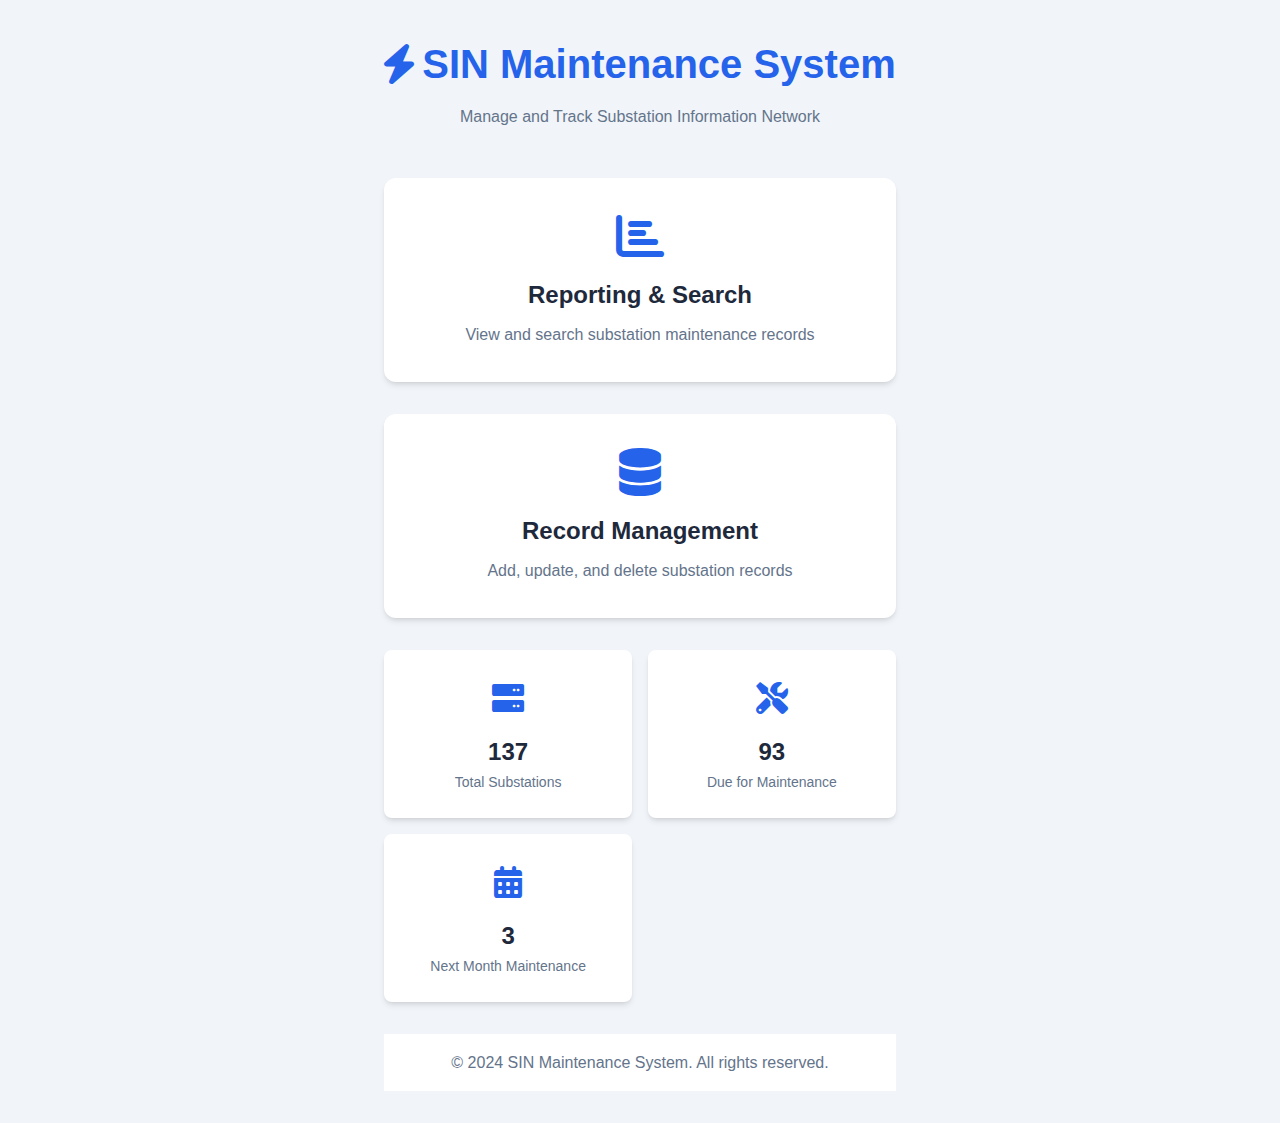
<file: index.html>
<!DOCTYPE html>
<html lang="en">
  <head>
    <meta charset="UTF-8" />
    <meta name="viewport" content="width=device-width, initial-scale=1.0" />
    <title>SIN Maintenance System - Home</title>
    <link
      rel="stylesheet"
      href="https://cdnjs.cloudflare.com/ajax/libs/font-awesome/6.0.0/css/all.min.css"
    />
    <style>
      /* Reset and Base Styles */
      * {
        margin: 0;
        padding: 0;
        box-sizing: border-box;
      }

      :root {
        --primary-color: #2563eb;
        --primary-dark: #1d4ed8;
        --background-color: #f1f5f9;
        --card-background: #ffffff;
        --text-primary: #1e293b;
        --text-secondary: #64748b;
        --shadow: 0 4px 6px -1px rgba(0, 0, 0, 0.1),
          0 2px 4px -2px rgba(0, 0, 0, 0.1);
      }

      body {
        font-family: "Inter", -apple-system, BlinkMacSystemFont, "Segoe UI",
          Roboto, Oxygen, Ubuntu, Cantarell, sans-serif;
        background-color: var(--background-color);
        color: var(--text-primary);
        line-height: 1.6;
        min-height: 100vh;
        display: flex;
        flex-direction: column;
      }

      .container {
        max-width: 1200px;
        margin: 0 auto;
        padding: 2rem;
        flex-grow: 1;
      }

      .header {
        text-align: center;
        margin-bottom: 3rem;
      }

      .header h1 {
        color: var(--primary-color);
        font-size: 2.5rem;
        margin-bottom: 0.5rem;
        display: flex;
        justify-content: center;
        align-items: center;
        gap: 0.5rem;
      }

      .header p {
        color: var(--text-secondary);
      }

      .navigation-grid {
        display: grid;
        grid-template-columns: repeat(auto-fit, minmax(250px, 1fr));
        gap: 2rem;
      }

      .nav-card {
        background-color: var(--card-background);
        border-radius: 0.75rem;
        padding: 2rem;
        text-align: center;
        box-shadow: var(--shadow);
        transition: transform 0.3s ease, box-shadow 0.3s ease;
        text-decoration: none;
        color: var(--text-primary);
        border: 2px solid transparent;
      }

      .nav-card:hover {
        transform: translateY(-10px);
        border-color: var(--primary-color);
        box-shadow: 0 10px 15px -3px rgba(0, 0, 0, 0.1),
          0 4px 6px -2px rgba(0, 0, 0, 0.05);
      }

      .nav-card i {
        font-size: 3rem;
        color: var(--primary-color);
        margin-bottom: 1rem;
      }

      .nav-card h2 {
        margin-bottom: 0.5rem;
        font-size: 1.5rem;
      }

      .nav-card p {
        color: var(--text-secondary);
      }

      .footer {
        text-align: center;
        padding: 1rem;
        background-color: var(--card-background);
        color: var(--text-secondary);
        margin-top: 2rem;
      }

      @media (max-width: 768px) {
        .navigation-grid {
          grid-template-columns: 1fr;
        }
      }

      /* Quick Stats Section */
      .quick-stats {
        display: grid;
        grid-template-columns: repeat(auto-fit, minmax(200px, 1fr));
        gap: 1rem;
        margin-top: 2rem;
      }

      .stat-card {
        background-color: var(--card-background);
        border-radius: 0.5rem;
        padding: 1.5rem;
        text-align: center;
        box-shadow: var(--shadow);
      }

      .stat-card .stat-icon {
        font-size: 2rem;
        color: var(--primary-color);
        margin-bottom: 0.5rem;
      }

      .stat-card .stat-value {
        font-size: 1.5rem;
        font-weight: bold;
        color: var(--text-primary);
      }

      .stat-card .stat-label {
        color: var(--text-secondary);
        font-size: 0.875rem;
      }
    </style>
  </head>
  <body>
    <div class="container">
      <header class="header">
        <h1><i class="fas fa-bolt"></i> SIN Maintenance System</h1>
        <p>Manage and Track Substation Information Network</p>
      </header>

      <div class="navigation-grid">
        <a href="reporting.html" class="nav-card" id="reporting-link">
          <i class="fas fa-chart-bar"></i>
          <h2>Reporting & Search</h2>
          <p>View and search substation maintenance records</p>
        </a>

        <a
          href="record-management.html"
          class="nav-card"
          id="record-management-link"
        >
          <i class="fas fa-database"></i>
          <h2>Record Management</h2>
          <p>Add, update, and delete substation records</p>
        </a>
      </div>

      <div class="quick-stats">
        <div class="stat-card">
          <div class="stat-icon"><i class="fas fa-server"></i></div>
          <div class="stat-value" id="total-substations">0</div>
          <div class="stat-label">Total Substations</div>
        </div>
        <div class="stat-card">
          <div class="stat-icon"><i class="fas fa-tools"></i></div>
          <div class="stat-value" id="maintenance-due">0</div>
          <div class="stat-label">Due for Maintenance</div>
        </div>
        <div class="stat-card">
          <div class="stat-icon"><i class="fas fa-calendar-alt"></i></div>
          <div class="stat-value" id="next-month-maintenance">0</div>
          <div class="stat-label">Next Month Maintenance</div>
        </div>
      </div>

      <footer class="footer">
        <p>&copy; 2024 SIN Maintenance System. All rights reserved.</p>
      </footer>
    </div>

    <script>
      // Function to fetch quick stats from the JSON data
      async function fetchQuickStats() {
        try {
          const response = await fetch("updated_data.json");
          const data = await response.json();

          // Total substations
          document.getElementById("total-substations").textContent =
            data.length;

          // Calculate maintenance due
          const today = new Date();
          const threeYearsInMs = 3 * 365 * 24 * 60 * 60 * 1000;

          const dueMaintenance = data.filter((item) => {
            const lastMaintenance = item.LastMaintenanceDate
              ? new Date(item.LastMaintenanceDate)
              : null;
            if (!lastMaintenance) return true;
            const nextDueDate = new Date(
              lastMaintenance.getTime() + threeYearsInMs
            );
            return today >= nextDueDate;
          });

          // Next month maintenance
          const nextMonthEnd = new Date(
            today.getFullYear(),
            today.getMonth() + 2,
            0
          );
          const nextMonthMaintenance = data.filter((item) => {
            const lastMaintenance = item.LastMaintenanceDate
              ? new Date(item.LastMaintenanceDate)
              : null;
            if (!lastMaintenance) return false;
            const nextDueDate = new Date(
              lastMaintenance.getTime() + threeYearsInMs
            );
            return nextDueDate > today && nextDueDate <= nextMonthEnd;
          });

          document.getElementById("maintenance-due").textContent =
            dueMaintenance.length;
          document.getElementById("next-month-maintenance").textContent =
            nextMonthMaintenance.length;
        } catch (error) {
          console.error("Error fetching quick stats:", error);
        }
      }

      // Fetch stats when page loads
      document.addEventListener("DOMContentLoaded", fetchQuickStats);
    </script>
  </body>
</html>
</file>
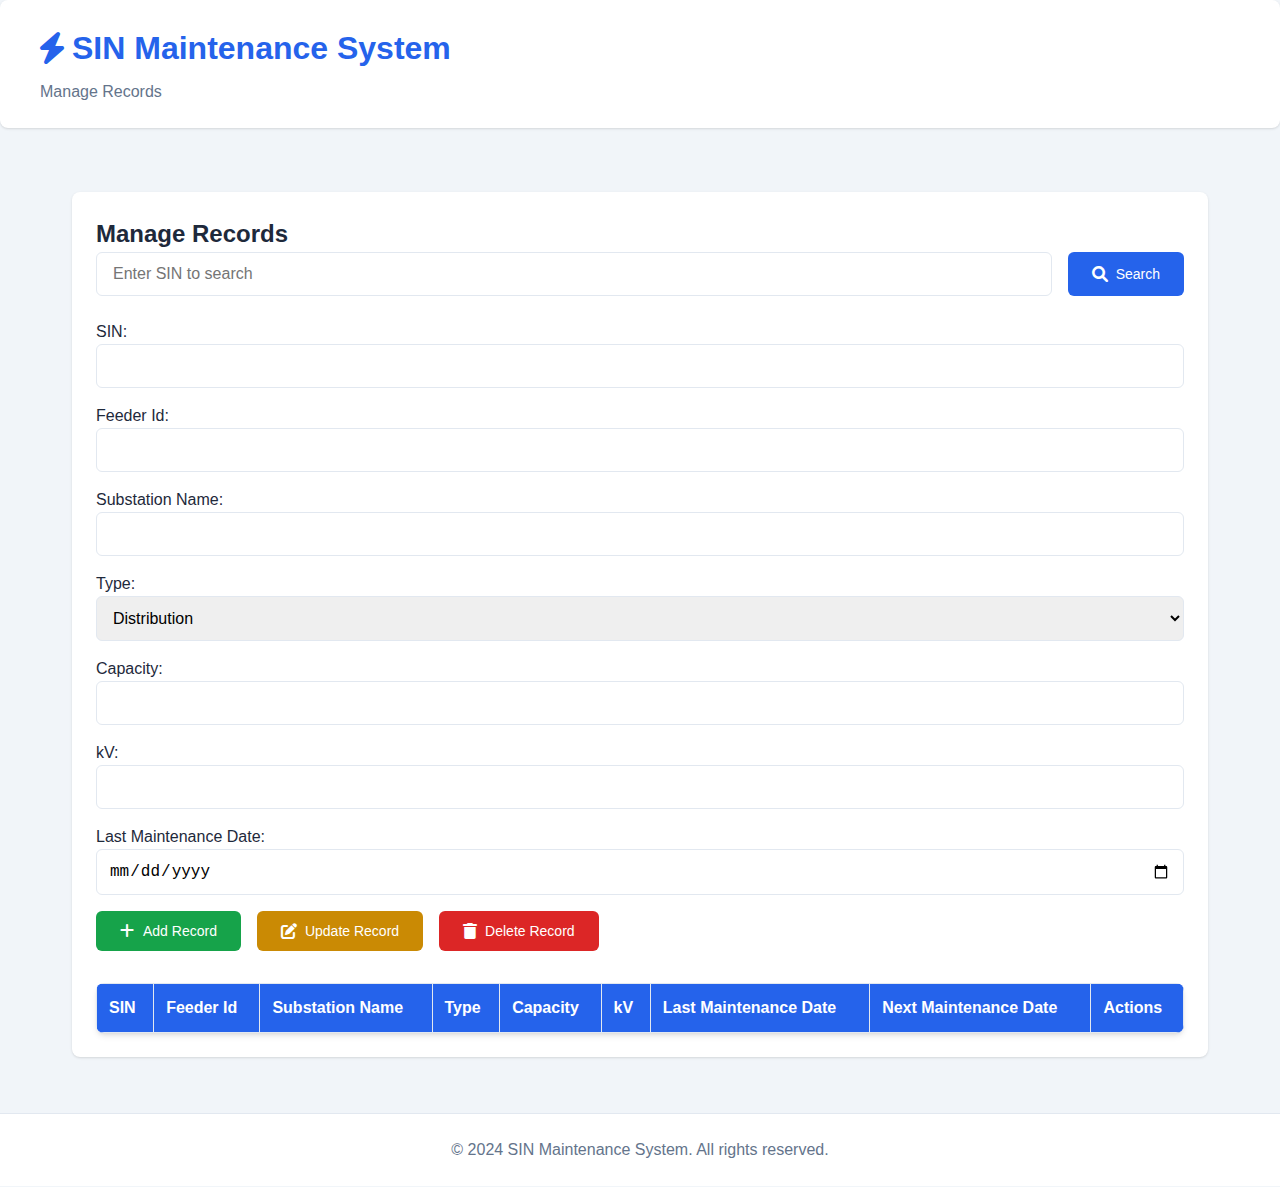
<file: record-management.html>
<!DOCTYPE html>
<html lang="en">
  <head>
    <meta charset="UTF-8" />
    <meta name="viewport" content="width=device-width, initial-scale=1.0" />
    <title>Manage Records - SIN Maintenance System</title>
    <link
      rel="stylesheet"
      href="https://cdnjs.cloudflare.com/ajax/libs/font-awesome/6.0.0/css/all.min.css"
    />
    <link rel="stylesheet" href="record-management-styles.css" />
  </head>
  <body>
    <div class="app-container">
      <header class="app-header">
        <div class="header-content">
          <h1><i class="fas fa-bolt"></i> SIN Maintenance System</h1>
          <p class="subtitle">Manage Records</p>
        </div>
      </header>

      <main class="main-content">
        <div class="card manage-section">
          <h2>Manage Records</h2>

          <!-- Search by SIN -->
          <div class="search-section">
            <input
              type="text"
              id="search-sin"
              placeholder="Enter SIN to search"
              class="search-input"
            />
            <button id="search-btn" class="btn btn-primary">
              <i class="fas fa-search"></i> Search
            </button>
          </div>

          <!-- Form to Add/Update Record -->
          <form id="record-form" class="record-form">
            <input type="hidden" id="record-id" />
            <div class="form-group">
              <label for="sin">SIN:</label>
              <input type="text" id="sin" class="form-input" required />
            </div>
            <div class="form-group">
              <label for="feeder-id">Feeder Id:</label>
              <input type="text" id="feeder-id" class="form-input" required />
            </div>
            <div class="form-group">
              <label for="substation-name">Substation Name:</label>
              <input
                type="text"
                id="substation-name"
                class="form-input"
                required
              />
            </div>
            <div class="form-group">
              <label for="type">Type:</label>
              <select id="type" class="form-input" required>
                <option value="Distribution">Distribution</option>
                <option value="Bulk">Bulk</option>
                <option value="Bulk & Distribution">Bulk & Distribution</option>
              </select>
            </div>
            <div class="form-group">
              <label for="capacity">Capacity:</label>
              <input type="text" id="capacity" class="form-input" required />
            </div>
            <div class="form-group">
              <label for="kv">kV:</label>
              <input type="text" id="kv" class="form-input" required />
            </div>
            <div class="form-group">
              <label for="last-maintenance-date">Last Maintenance Date:</label>
              <input
                type="date"
                id="last-maintenance-date"
                class="form-input"
                required
              />
            </div>
            <div class="form-actions">
              <button type="submit" id="add-btn" class="btn btn-success">
                <i class="fas fa-plus"></i> Add Record
              </button>
              <button type="button" id="update-btn" class="btn btn-warning">
                <i class="fas fa-edit"></i> Update Record
              </button>
              <button type="button" id="delete-btn" class="btn btn-danger">
                <i class="fas fa-trash"></i> Delete Record
              </button>
            </div>
          </form>

          <!-- Table to Display Records -->
          <table id="records-table" class="table">
            <thead>
              <tr>
                <th>SIN</th>
                <th>Feeder Id</th>
                <th>Substation Name</th>
                <th>Type</th>
                <th>Capacity</th>
                <th>kV</th>
                <th>Last Maintenance Date</th>
                <th>Next Maintenance Date</th>
                <th>Actions</th>
              </tr>
            </thead>
            <tbody></tbody>
          </table>
        </div>
      </main>

      <footer class="app-footer">
        <p>&copy; 2024 SIN Maintenance System. All rights reserved.</p>
      </footer>
    </div>

    <script src="manage.js"></script>
  </body>
</html>
</file>
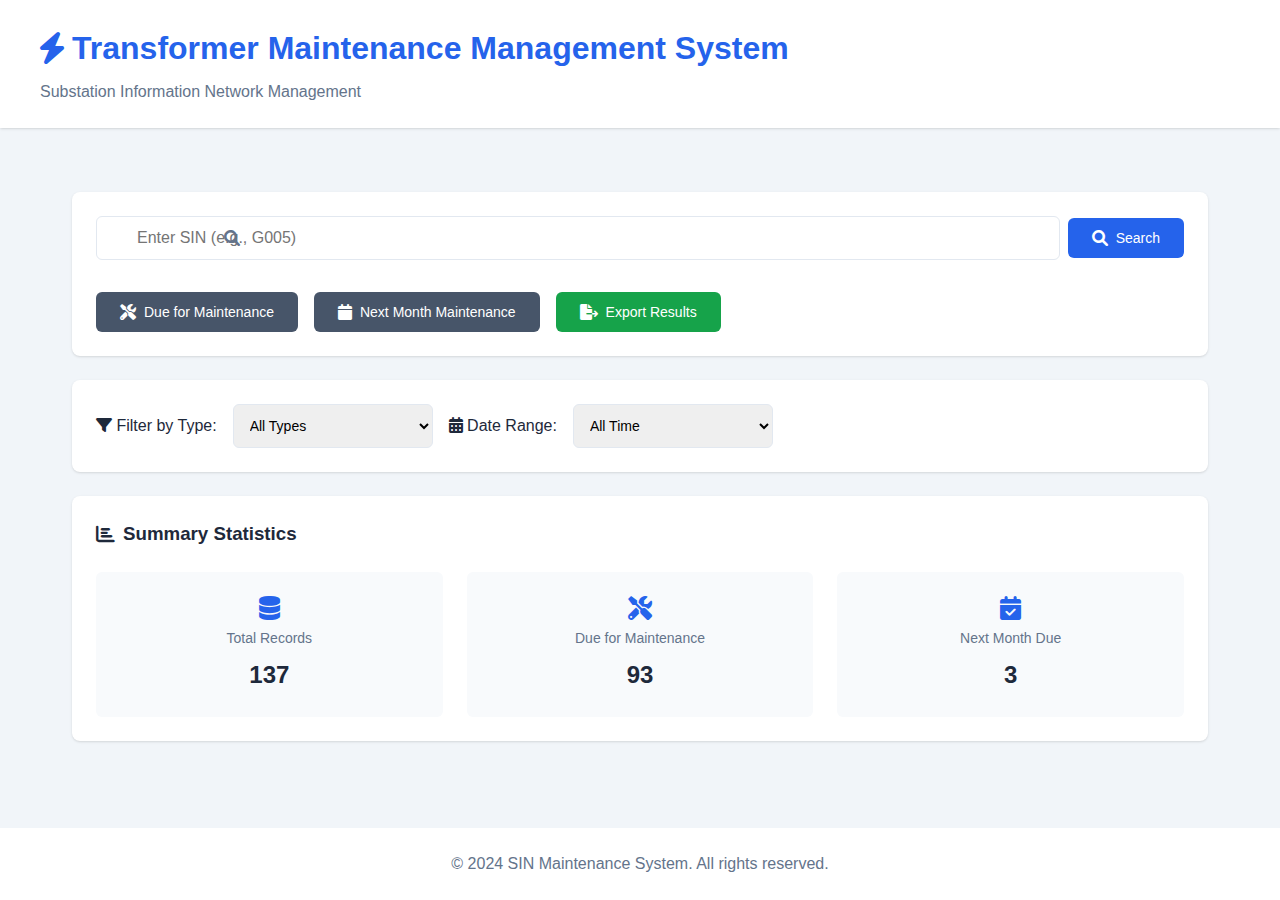
<file: reporting.html>
<!DOCTYPE html>
<html lang="en">
  <head>
    <meta charset="UTF-8" />
    <meta name="viewport" content="width=device-width, initial-scale=1.0" />
    <title>SIN Search and Maintenance Application</title>
    <link
      rel="stylesheet"
      href="https://cdnjs.cloudflare.com/ajax/libs/font-awesome/6.0.0/css/all.min.css"
    />
    <link rel="stylesheet" href="styles.css" />
  </head>
  <body>
    <div class="app-container">
      <header class="app-header">
        <div class="header-content">
          <h1><i class="fas fa-bolt"></i> Transformer Maintenance Management System</h1>
          <p class="subtitle">Substation Information Network Management</p>
        </div>
      </header>

      <main class="main-content">
        <div class="card search-section">
          <div class="search-container">
            <div class="search-input-group">
              <i class="fas fa-search search-icon"></i>
              <input
                type="text"
                id="sin-search"
                placeholder="Enter SIN (e.g., G005)"
                class="search-input"
              />
              <button id="search-btn" class="btn btn-primary">
                <i class="fas fa-search"></i> Search
              </button>
            </div>
          </div>

          <div class="actions-container">
            <button id="maintenance-btn" class="btn btn-secondary">
              <i class="fas fa-tools"></i> Due for Maintenance
            </button>
            <button id="maintenance-next-month-btn" class="btn btn-secondary">
              <i class="fas fa-calendar"></i> Next Month Maintenance
            </button>
            <button id="export-btn" class="btn btn-success">
              <i class="fas fa-file-export"></i> Export Results
            </button>
          </div>
        </div>

        <div class="card filter-section">
          <div class="filter-group">
            <label for="type-filter">
              <i class="fas fa-filter"></i> Filter by Type:
            </label>
            <select id="type-filter" class="select-input">
              <option value="All">All Types</option>
              <option value="Bulk">Bulk</option>
              <option value="Distribution">Distribution</option>
              <option value="Bulk & Distribution">Bulk & Distribution</option>
            </select>

            <label for="date-range">
              <i class="fas fa-calendar-alt"></i> Date Range:
            </label>
            <select id="date-range" class="select-input">
              <option value="all">All Time</option>
              <option value="thisMonth">This Month</option>
              <option value="nextMonth">Next Month</option>
              <option value="next3Months">Next 3 Months</option>
            </select>
          </div>
        </div>

        <div id="summary-stats" class="card stats-section">
          <h3><i class="fas fa-chart-bar"></i> Summary Statistics</h3>
          <div class="stats-grid">
            <div class="stat-card">
              <i class="fas fa-database"></i>
              <span class="stat-label">Total Records</span>
              <span id="total-records" class="stat-value">0</span>
            </div>
            <div class="stat-card">
              <i class="fas fa-tools"></i>
              <span class="stat-label">Due for Maintenance</span>
              <span id="maintenance-due" class="stat-value">0</span>
            </div>
            <div class="stat-card">
              <i class="fas fa-calendar-check"></i>
              <span class="stat-label">Next Month Due</span>
              <span id="next-month-due" class="stat-value">0</span>
            </div>
          </div>
        </div>

        <div id="no-results" class="alert alert-warning hidden">
          <i class="fas fa-exclamation-triangle"></i> No results found
        </div>

        <div id="results" class="results-section"></div>
      </main>

      <footer class="app-footer">
        <p>&copy; 2024 SIN Maintenance System. All rights reserved.</p>
      </footer>
    </div>

    <script src="script.js"></script>
  </body>
</html>
</file>
<file: record-management-styles.css>
/* Reset and Base Styles */
* {
  margin: 0;
  padding: 0;
  box-sizing: border-box;
}

:root {
  --primary-color: #2563eb;
  --primary-dark: #1d4ed8;
  --secondary-color: #475569;
  --success-color: #16a34a;
  --warning-color: #ca8a04;
  --danger-color: #dc2626;
  --background-color: #f1f5f9;
  --card-background: #ffffff;
  --text-primary: #1e293b;
  --text-secondary: #64748b;
  --border-color: #e2e8f0;
  --shadow-sm: 0 1px 2px 0 rgb(0 0 0 / 0.05);
  --shadow: 0 1px 3px 0 rgb(0 0 0 / 0.1), 0 1px 2px -1px rgb(0 0 0 / 0.1);
  --shadow-md: 0 4px 6px -1px rgb(0 0 0 / 0.1), 0 2px 4px -2px rgb(0 0 0 / 0.1);
}

body {
  font-family: "Inter", -apple-system, BlinkMacSystemFont, "Segoe UI", Roboto,
    Oxygen, Ubuntu, Cantarell, sans-serif;
  background-color: var(--background-color);
  color: var(--text-primary);
  line-height: 1.5;
  min-height: 100vh;
  display: flex;
  flex-direction: column;
}

/* Layout */
.app-container {
  min-height: 100vh;
  display: flex;
  flex-direction: column;
}

.main-content {
  max-width: 1200px;
  margin: 0 auto;
  padding: 2rem;
  width: 100%;
  flex: 1;
}

/* Header Styles */
.app-header {
  background-color: var(--card-background);
  padding: 1.5rem;
  box-shadow: var(--shadow);
  margin-bottom: 2rem;
  border-radius: 0.5rem;
}

.header-content {
  max-width: 1200px;
  margin: 0 auto;
}

.app-header h1 {
  color: var(--primary-color);
  font-size: 2rem;
  display: flex;
  align-items: center;
  gap: 0.5rem;
}

.subtitle {
  color: var(--text-secondary);
  margin-top: 0.5rem;
}

/* Card Component */
.card {
  background-color: var(--card-background);
  border-radius: 0.5rem;
  box-shadow: var(--shadow);
  padding: 1.5rem;
  margin-bottom: 1.5rem;
}

/* Search Section */
.search-section {
  display: flex;
  gap: 1rem;
  margin-bottom: 1.5rem;
}

.search-input {
  flex: 1;
  padding: 0.75rem 1rem;
  border: 1px solid var(--border-color);
  border-radius: 0.375rem;
  font-size: 1rem;
  transition: border-color 0.2s;
}

.search-input:focus {
  border-color: var(--primary-color);
  outline: none;
}

.btn {
  padding: 0.75rem 1.5rem;
  border: none;
  border-radius: 0.375rem;
  font-weight: 500;
  cursor: pointer;
  display: inline-flex;
  align-items: center;
  gap: 0.5rem;
  transition: all 0.2s;
  font-size: 0.875rem;
}

.btn i {
  font-size: 1rem;
}

.btn-primary {
  background-color: var(--primary-color);
  color: white;
}

.btn-primary:hover {
  background-color: var(--primary-dark);
}

.btn-success {
  background-color: var(--success-color);
  color: white;
}

.btn-success:hover {
  background-color: #15803d;
}

.btn-warning {
  background-color: var(--warning-color);
  color: white;
}

.btn-warning:hover {
  background-color: #b45309;
}

.btn-danger {
  background-color: var(--danger-color);
  color: white;
}

.btn-danger:hover {
  background-color: #b91c1c;
}

/* Form Styles */
.record-form {
  display: flex;
  flex-direction: column;
  gap: 1rem;
}

.form-group {
  display: flex;
  flex-direction: column;
}

.form-input {
  padding: 0.75rem;
  border: 1px solid var(--border-color);
  border-radius: 0.375rem;
  font-size: 1rem;
  transition: border-color 0.2s;
}

.form-input:focus {
  border-color: var(--primary-color);
  outline: none;
}

.form-actions {
  display: flex;
  gap: 1rem;
}

/* Table Styles */
.table {
  width: 100%;
  border-collapse: collapse;
  margin-top: 2rem;
  border-radius: 0.5rem;
  overflow: hidden;
  box-shadow: var(--shadow-md);
}

.table th,
.table td {
  border: 1px solid var(--border-color);
  padding: 0.75rem;
  text-align: left;
}

.table th {
  background-color: var(--primary-color);
  color: white;
}

.table td {
  background-color: var(--card-background);
}

.table .edit-btn,
.table .delete-btn {
  padding: 0.5rem;
  border: none;
  border-radius: 0.375rem;
  cursor: pointer;
  transition: background-color 0.2s;
}

.table .edit-btn {
  background-color: var(--warning-color);
  color: white;
}

.table .edit-btn:hover {
  background-color: #b45309;
}

.table .delete-btn {
  background-color: var(--danger-color);
  color: white;
}

.table .delete-btn:hover {
  background-color: #b91c1c;
}

/* Footer */
.app-footer {
  background-color: var(--card-background);
  padding: 1.5rem;
  text-align: center;
  color: var(--text-secondary);
  margin-top: auto;
  border-top: 1px solid var(--border-color);
}

/* Utility Classes */
.hidden {
  display: none;
}

/* Responsive Design */
@media (max-width: 768px) {
  .main-content {
    padding: 1rem;
  }

  .search-section {
    flex-direction: column;
  }

  .form-actions {
    flex-direction: column;
  }

  .btn {
    width: 100%;
    justify-content: center;
  }
}
</file>
<file: styles.css>
/* Reset and Base Styles */
* {
  margin: 0;
  padding: 0;
  box-sizing: border-box;
}

:root {
  --primary-color: #2563eb;
  --primary-dark: #1d4ed8;
  --secondary-color: #475569;
  --success-color: #16a34a;
  --warning-color: #ca8a04;
  --danger-color: #dc2626;
  --background-color: #f1f5f9;
  --card-background: #ffffff;
  --text-primary: #1e293b;
  --text-secondary: #64748b;
  --border-color: #e2e8f0;
  --shadow-sm: 0 1px 2px 0 rgb(0 0 0 / 0.05);
  --shadow: 0 1px 3px 0 rgb(0 0 0 / 0.1), 0 1px 2px -1px rgb(0 0 0 / 0.1);
  --shadow-md: 0 4px 6px -1px rgb(0 0 0 / 0.1), 0 2px 4px -2px rgb(0 0 0 / 0.1);
}

body {
  font-family: "Inter", -apple-system, BlinkMacSystemFont, "Segoe UI", Roboto,
    Oxygen, Ubuntu, Cantarell, sans-serif;
  background-color: var(--background-color);
  color: var(--text-primary);
  line-height: 1.5;
}

/* Layout */
.app-container {
  min-height: 100vh;
  display: flex;
  flex-direction: column;
}

.main-content {
  max-width: 1200px;
  margin: 0 auto;
  padding: 2rem;
  width: 100%;
  flex: 1;
}

/* Header Styles */
.app-header {
  background-color: var(--card-background);
  padding: 1.5rem;
  box-shadow: var(--shadow);
  margin-bottom: 2rem;
}

.header-content {
  max-width: 1200px;
  margin: 0 auto;
}

.app-header h1 {
  color: var(--primary-color);
  font-size: 2rem;
  display: flex;
  align-items: center;
  gap: 0.5rem;
}

.subtitle {
  color: var(--text-secondary);
  margin-top: 0.5rem;
}

/* Card Component */
.card {
  background-color: var(--card-background);
  border-radius: 0.5rem;
  box-shadow: var(--shadow);
  padding: 1.5rem;
  margin-bottom: 1.5rem;
}

/* Search Section */
.search-section {
  display: flex;
  flex-direction: column;
  gap: 1rem;
}

.search-container {
  display: flex;
  gap: 1rem;
  margin-bottom: 1rem;
}

.search-input-group {
  display: flex;
  align-items: center;
  flex: 1;
  gap: 0.5rem;
}

.search-input {
  flex: 1;
  padding: 0.75rem 1rem 0.75rem 2.5rem;
  border: 1px solid var(--border-color);
  border-radius: 0.375rem;
  font-size: 1rem;
  transition: all 0.2s;
}

.search-input:focus {
  outline: none;
  border-color: var(--primary-color);
  box-shadow: 0 0 0 3px rgba(37, 99, 235, 0.1);
}

.search-icon {
  position: absolute;
  left: 14rem;
  color: var(--text-secondary);
}

.actions-container {
  display: flex;
  gap: 1rem;
  flex-wrap: wrap;
}

/* Buttons */
.btn {
  padding: 0.75rem 1.5rem;
  border: none;
  border-radius: 0.375rem;
  font-weight: 500;
  cursor: pointer;
  display: inline-flex;
  align-items: center;
  gap: 0.5rem;
  transition: all 0.2s;
  font-size: 0.875rem;
}

.btn i {
  font-size: 1rem;
}

.btn-primary {
  background-color: var(--primary-color);
  color: white;
}

.btn-primary:hover {
  background-color: var(--primary-dark);
}

.btn-secondary {
  background-color: var(--secondary-color);
  color: white;
}

.btn-secondary:hover {
  background-color: #334155;
}

.btn-success {
  background-color: var(--success-color);
  color: white;
}

.btn-success:hover {
  background-color: #15803d;
}

/* Filter Section */
.filter-section {
  display: flex;
  gap: 1rem;
  align-items: center;
}

.filter-group {
  display: flex;
  gap: 1rem;
  align-items: center;
  flex-wrap: wrap;
}

.select-input {
  padding: 0.75rem;
  border: 1px solid var(--border-color);
  border-radius: 0.375rem;
  font-size: 0.875rem;
  min-width: 200px;
}

/* Stats Section */
.stats-section h3 {
  margin-bottom: 1.5rem;
  display: flex;
  align-items: center;
  gap: 0.5rem;
}

.stats-grid {
  display: grid;
  grid-template-columns: repeat(auto-fit, minmax(250px, 1fr));
  gap: 1.5rem;
}

.stat-card {
  background-color: #f8fafc;
  padding: 1.5rem;
  border-radius: 0.375rem;
  display: flex;
  flex-direction: column;
  align-items: center;
  gap: 0.5rem;
  transition: transform 0.2s;
}

.stat-card:hover {
  transform: translateY(-2px);
}

.stat-card i {
  font-size: 1.5rem;
  color: var(--primary-color);
}

.stat-label {
  color: var(--text-secondary);
  font-size: 0.875rem;
}

.stat-value {
  font-size: 1.5rem;
  font-weight: 600;
  color: var(--text-primary);
}

/* Results Section */
.result-item {
  background-color: #f8fafc;
  padding: 1.5rem;
  border-radius: 0.375rem;
  margin-bottom: 1rem;
  border-left: 4px solid var(--primary-color);
  transition: transform 0.2s;
}

.result-item:hover {
  transform: translateX(4px);
}

.result-item strong {
  color: var(--text-secondary);
  min-width: 150px;
  display: inline-block;
}

/* Alert Styles */
.alert {
  padding: 1rem;
  border-radius: 0.375rem;
  margin-bottom: 1rem;
  display: flex;
  align-items: center;
  gap: 0.5rem;
}

.alert-warning {
  background-color: #fef3c7;
  color: var(--warning-color);
  border: 1px solid #fde68a;
}

/* Footer */
.app-footer {
  background-color: var(--card-background);
  padding: 1.5rem;
  text-align: center;
  color: var(--text-secondary);
  margin-top: auto;
}

/* Utility Classes */
.hidden {
  display: none;
}

/* Responsive Design */
@media (max-width: 768px) {
  .main-content {
    padding: 1rem;
  }

  .search-container {
    flex-direction: column;
  }

  .actions-container {
    flex-direction: column;
  }

  .btn {
    width: 100%;
    justify-content: center;
  }

  .filter-group {
    flex-direction: column;
    align-items: stretch;
  }

  .select-input {
    width: 100%;
  }
  .search-icon {
    display: none;
  }
}

/* Error Message Animation */
@keyframes slideIn {
  from {
    transform: translateY(-100%);
    opacity: 0;
  }
  to {
    transform: translateY(0);
    opacity: 1;
  }
}

.error-message {
  animation: slideIn 0.3s ease-out;
}
</file>
